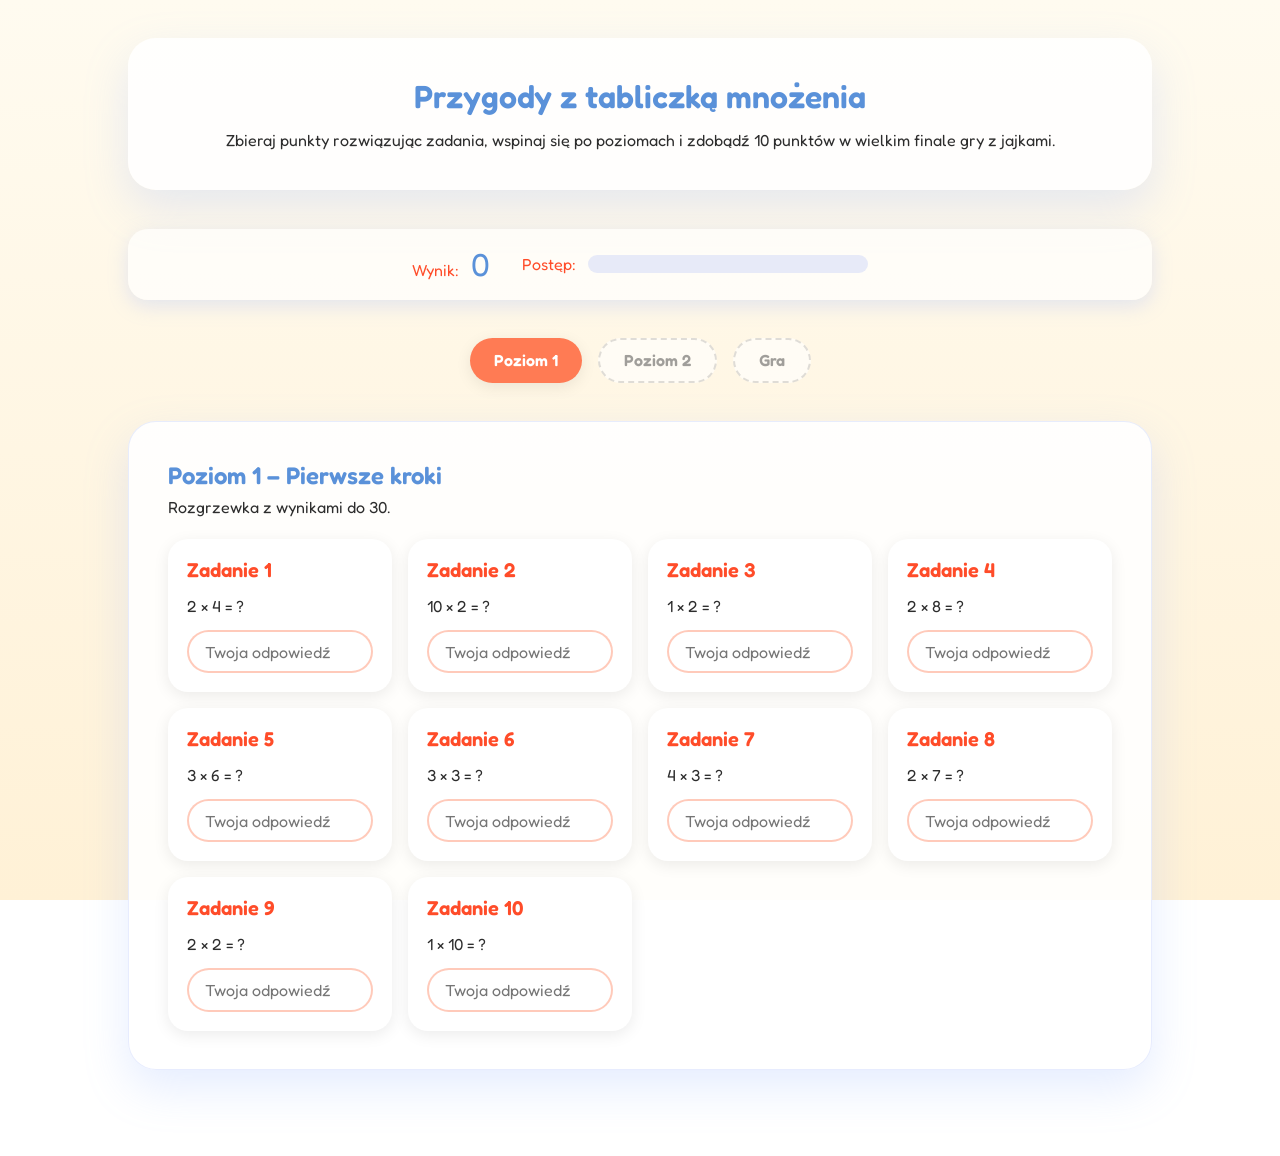
<file: index.html>
<!DOCTYPE html>
<html lang="pl">
  <head>
    <meta charset="utf-8" />
    <meta name="viewport" content="width=device-width, initial-scale=1.0" />
    <title>Kaźmierz Kalkulus - Przygody z Tabliczką Mnożenia</title>
    <link rel="preconnect" href="https://fonts.googleapis.com" />
    <link rel="preconnect" href="https://fonts.gstatic.com" crossorigin />
    <link
      href="https://fonts.googleapis.com/css2?family=Fredoka:wght@400;500;600&display=swap"
      rel="stylesheet"
    />
    <link rel="stylesheet" href="styles.css" />
  </head>
  <body>
    <main>
      <header class="intro" aria-label="Opis przygody">
        <h1>Przygody z tabliczką mnożenia</h1>
        <p>
          Zbieraj punkty rozwiązując zadania, wspinaj się po poziomach i zdobądź 10
          punktów w wielkim finale gry z jajkami.
        </p>
      </header>

      <section class="scoreboard" aria-label="Pasek postępów">
        <div class="score">
          <span class="label">Wynik:</span>
          <span id="scoreValue" class="value">0</span>
        </div>
        <div class="progress">
          <span class="label">Postęp:</span>
          <div class="progress-bar" role="progressbar" aria-valuemin="0" aria-valuemax="100" aria-valuenow="0">
            <div id="progressFill"></div>
          </div>
        </div>
      </section>

      <nav class="level-tabs" aria-label="Wybór poziomu">
        <button class="tab active" data-target="level1">Poziom 1</button>
        <button class="tab" data-target="level2" disabled>Poziom 2</button>
        <button class="tab" data-target="gameLevel" disabled>Gra</button>
      </nav>

      <section class="level-panels" aria-live="polite">
        <article class="level-panel active" id="level1" data-level="level1">
          <h2>Poziom 1 – Pierwsze kroki</h2>
          <p>Rozgrzewka z wynikami do 30.</p>
          <div class="task-grid" id="level1Tasks"></div>
          <div class="completion-area" aria-live="polite"></div>
        </article>

        <article class="level-panel" id="level2" data-level="level2">
          <h2>Poziom 2 – Wspinaczka</h2>
          <p>Ćwiczymy działania z wynikami do 70.</p>
          <div class="task-grid" id="level2Tasks"></div>
          <div class="completion-area" aria-live="polite"></div>
        </article>

        <article class="level-panel" id="gameLevel" data-level="game">
          <div class="game-wrapper">
            <div class="game-area" id="gameArea">
              <span
                class="game-action"
                id="gameAction"
                role="status"
                aria-live="polite"
                >Gotowy?</span
              >
              <span class="game-score" aria-label="Aktualny wynik">
                Punkty: <span id="gameScore">0</span> / 10
              </span>
              <div class="catcher" id="catcher" aria-hidden="true"></div>
            </div>
            <div class="game-controls">Sterowanie: ← i →</div>
            <div class="game-summary" id="gameSummary" aria-live="polite"></div>
          </div>
        </article>
      </section>
    </main>

    <script src="app.js" defer></script>
  </body>
</html>
</file>
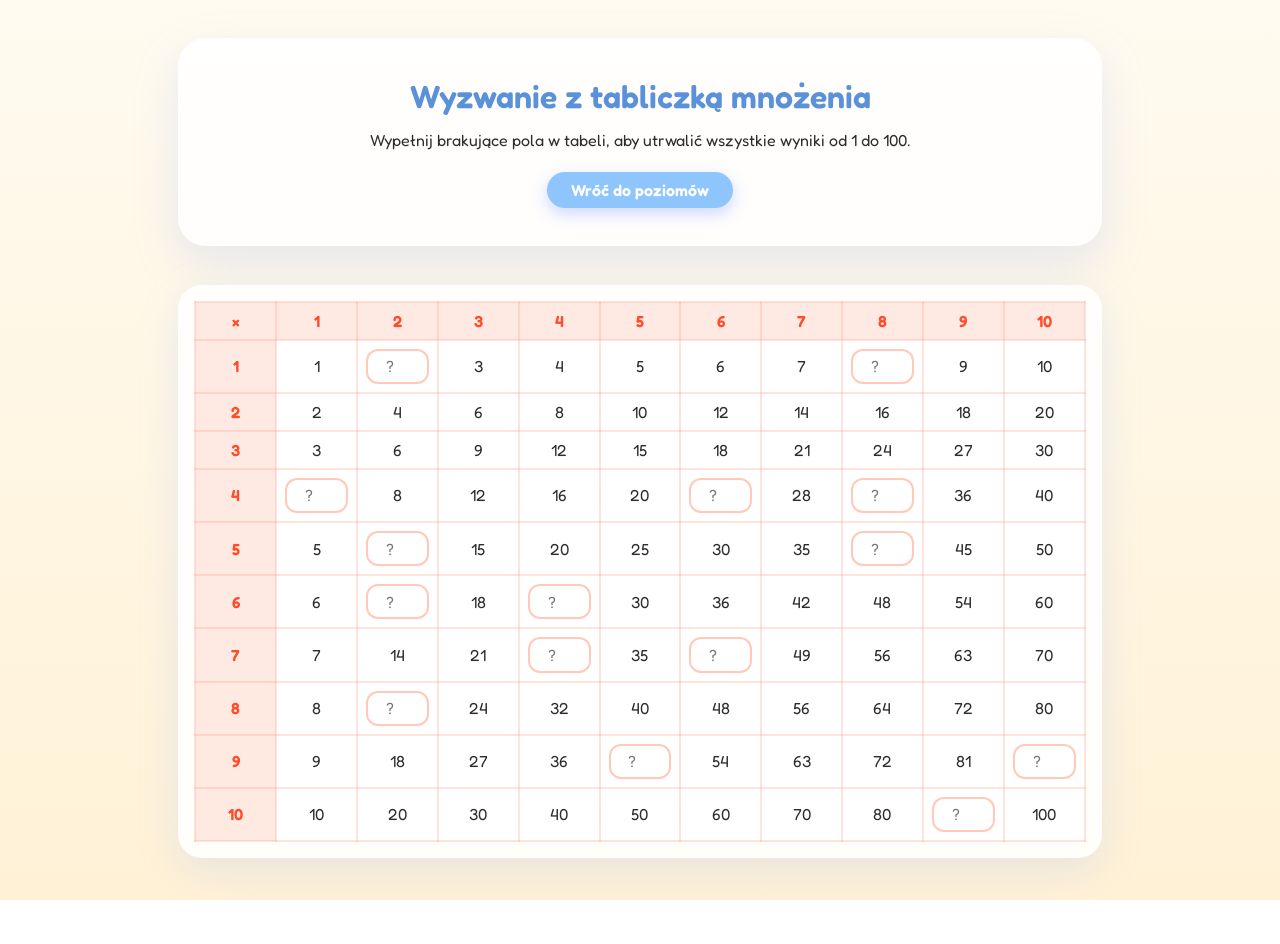
<file: tabliczka.html>
<!DOCTYPE html>
<html lang="pl">
  <head>
    <meta charset="utf-8" />
    <meta name="viewport" content="width=device-width, initial-scale=1.0" />
    <title>Wyzwanie z tabliczką mnożenia</title>
    <link rel="preconnect" href="https://fonts.googleapis.com" />
    <link rel="preconnect" href="https://fonts.gstatic.com" crossorigin />
    <link
      href="https://fonts.googleapis.com/css2?family=Fredoka:wght@400;500;600&display=swap"
      rel="stylesheet"
    />
    <link rel="stylesheet" href="styles.css" />
  </head>
  <body class="table-page">
    <main class="table-main">
      <header class="table-header">
        <h1>Wyzwanie z tabliczką mnożenia</h1>
        <p>Wypełnij brakujące pola w tabeli, aby utrwalić wszystkie wyniki od 1 do 100.</p>
        <a class="button-link" href="index.html">Wróć do poziomów</a>
      </header>

      <section class="table-section" aria-live="polite">
        <div class="table-wrapper">
          <table class="multiplication-table" id="multiplicationTable"></table>
        </div>
        <div class="table-completion" id="tableMessage" aria-live="polite"></div>
      </section>
    </main>

    <script src="table.js" defer></script>
  </body>
</html>
</file>
<file: styles.css>
:root {
  --background: linear-gradient(180deg, #fffbf0 0%, #fff1d6 100%);
  --primary: #ff7b54;
  --primary-dark: #ff4c29;
  --accent: #8ec5fc;
  --accent-dark: #5a91d9;
  --text: #2d2d2d;
  --card-bg: rgba(255, 255, 255, 0.9);
  --success: #58c49b;
  --error: #ff4d6d;
  font-size: 16px;
}

* {
  box-sizing: border-box;
}

body {
  margin: 0;
  font-family: "Fredoka", "Segoe UI", sans-serif;
  color: var(--text);
  background: var(--background);
  min-height: 100vh;
  display: flex;
  flex-direction: column;
  background-attachment: fixed;
}

main {
  flex: 1;
  padding: clamp(1.5rem, 3vw, 3rem);
  display: flex;
  flex-direction: column;
  gap: clamp(1.25rem, 3vw, 2.5rem);
  width: min(1100px, 92vw);
  margin: 0 auto clamp(2rem, 4vw, 3rem);
  align-items: stretch;
}

h1,
h2,
h3 {
  font-weight: 600;
  margin: 0;
  color: var(--accent-dark);
}

p {
  margin: 0;
  line-height: 1.5;
}

.intro {
  background: var(--card-bg);
  border-radius: 28px;
  padding: clamp(1.75rem, 3vw, 2.75rem);
  box-shadow: 0 18px 45px rgba(138, 173, 255, 0.22);
  text-align: center;
  display: flex;
  flex-direction: column;
  gap: 0.75rem;
}

button {
  font-family: inherit;
  font-weight: 600;
  border: none;
  border-radius: 999px;
  cursor: pointer;
  transition: transform 0.2s ease, box-shadow 0.2s ease;
}

.button-link {
  display: inline-flex;
  align-items: center;
  justify-content: center;
  gap: 0.5rem;
  background: var(--accent);
  color: white;
  padding: 0.5rem 1.5rem;
  border-radius: 999px;
  font-weight: 600;
  text-decoration: none;
  box-shadow: 0 6px 16px rgba(94, 129, 244, 0.3);
  transition: transform 0.2s ease, box-shadow 0.2s ease;
}

.button-link:hover,
.button-link:focus-visible {
  transform: translateY(-2px);
  box-shadow: 0 10px 24px rgba(94, 129, 244, 0.5);
}

.scoreboard {
  display: flex;
  flex-wrap: wrap;
  gap: 1rem 2rem;
  align-items: center;
  justify-content: center;
  background: rgba(255, 255, 255, 0.7);
  border-radius: 20px;
  padding: 1rem 1.5rem;
  box-shadow: 0 6px 20px rgba(138, 173, 255, 0.25);
  width: 100%;
  margin: 0 auto;
}

.score .label,
.progress .label {
  font-size: 1rem;
  color: var(--primary-dark);
}

.score .value {
  font-size: 2rem;
  color: var(--accent-dark);
  margin-left: 0.5rem;
}

.progress {
  display: flex;
  align-items: center;
  gap: 0.75rem;
}

.progress-bar {
  position: relative;
  width: min(280px, 45vw);
  height: 18px;
  background: rgba(94, 129, 244, 0.15);
  border-radius: 999px;
  overflow: hidden;
}

.progress-bar div {
  position: absolute;
  inset: 0;
  width: 0%;
  background: linear-gradient(90deg, var(--accent), var(--accent-dark));
  transition: width 0.4s ease;
}

.level-tabs {
  display: flex;
  justify-content: center;
  gap: 1rem;
  flex-wrap: wrap;
  margin: 0 auto;
}

.level-tabs .tab {
  background: white;
  color: var(--primary-dark);
  padding: 0.65rem 1.5rem;
  border-radius: 999px;
  font-size: 1rem;
  box-shadow: 0 4px 16px rgba(0, 0, 0, 0.08);
}

.level-tabs .tab.active {
  background: var(--primary);
  color: white;
}

.level-tabs .tab[disabled] {
  background: rgba(255, 255, 255, 0.6);
  color: rgba(45, 45, 45, 0.45);
  cursor: not-allowed;
  box-shadow: none;
  border: 2px dashed rgba(45, 45, 45, 0.15);
}

.level-panels {
  display: flex;
  flex-direction: column;
  gap: clamp(1.5rem, 3vw, 2.75rem);
}

.level-panel {
  display: none;
  background: var(--card-bg);
  border-radius: 28px;
  padding: clamp(1.75rem, 3vw, 2.75rem);
  box-shadow: 0 18px 45px rgba(138, 173, 255, 0.22);
  border: 1px solid rgba(94, 129, 244, 0.15);
}

.level-panel.active {
  display: block;
}

.level-panel h2 {
  margin-bottom: 0.35rem;
}

.task-grid {
  display: grid;
  grid-template-columns: repeat(auto-fit, minmax(220px, 1fr));
  gap: 1rem;
  margin-top: 1.25rem;
}

.task-card {
  background: white;
  border-radius: 20px;
  padding: 1rem;
  display: flex;
  flex-direction: column;
  gap: 0.75rem;
  border: 3px solid transparent;
  box-shadow: 0 4px 16px rgba(0, 0, 0, 0.08);
}

.task-card.correct {
  border-color: var(--success);
}

.task-card.incorrect {
  border-color: var(--error);
}

.task-card h3 {
  margin: 0;
  font-size: 1.25rem;
  color: var(--primary-dark);
}

.task-card input {
  border-radius: 999px;
  border: 2px solid rgba(255, 123, 84, 0.4);
  padding: 0.6rem 1rem;
  font-size: 1rem;
  font-family: inherit;
}

.task-card input:disabled {
  background: rgba(142, 197, 252, 0.15);
  cursor: not-allowed;
}

.completion-area {
  margin-top: 1.5rem;
  padding: 1rem 1.25rem;
  background: rgba(88, 196, 155, 0.15);
  border-left: 4px solid var(--success);
  border-radius: 16px;
  color: var(--primary-dark);
  font-size: 1.05rem;
  display: none;
  gap: 0.75rem;
  flex-direction: column;
}

.completion-area.active {
  display: flex;
}

.completion-area button {
  align-self: flex-start;
  background: var(--accent);
  color: white;
  padding: 0.5rem 1.25rem;
  box-shadow: 0 6px 16px rgba(94, 129, 244, 0.3);
}

.completion-area button:hover,
.completion-area button:focus-visible {
  transform: translateY(-2px);
  box-shadow: 0 10px 24px rgba(94, 129, 244, 0.5);
}

.table-page main {
  width: min(1000px, 94vw);
  margin: 0 auto clamp(2rem, 4vw, 3rem);
}

.table-header {
  display: flex;
  flex-direction: column;
  gap: 0.75rem;
  align-items: center;
  text-align: center;
  background: var(--card-bg);
  padding: clamp(1.5rem, 3vw, 2.5rem);
  border-radius: 28px;
  box-shadow: 0 18px 45px rgba(138, 173, 255, 0.22);
}

.table-header .button-link {
  margin-top: 0.5rem;
}

.table-section {
  display: flex;
  flex-direction: column;
  gap: 1.5rem;
}

.table-wrapper {
  background: var(--card-bg);
  border-radius: 24px;
  padding: 1rem;
  box-shadow: 0 12px 40px rgba(138, 173, 255, 0.2);
  overflow-x: auto;
}

.multiplication-table {
  width: 100%;
  border-collapse: collapse;
  min-width: 520px;
  table-layout: fixed;
  font-variant-numeric: tabular-nums;
}

.multiplication-table th,
.multiplication-table td {
  border: 2px solid rgba(255, 123, 84, 0.2);
  text-align: center;
  padding: 0.5rem;
  font-size: 1rem;
  background: white;
  width: clamp(3rem, 8vw, 4.5rem);
}

.multiplication-table th {
  background: rgba(255, 123, 84, 0.15);
  color: var(--primary-dark);
  font-weight: 600;
}

.multiplication-table input {
  width: 100%;
  border-radius: 12px;
  border: 2px solid rgba(255, 123, 84, 0.4);
  padding: 0.35rem 0.25rem;
  font-size: 1rem;
  font-family: inherit;
  text-align: center;
}

.multiplication-table input.correct {
  border-color: var(--success);
  background: rgba(88, 196, 155, 0.15);
}

.multiplication-table input.incorrect {
  border-color: var(--error);
}

.multiplication-table input:disabled {
  background: rgba(142, 197, 252, 0.15);
  cursor: not-allowed;
}

.table-completion {
  display: none;
  padding: 1rem 1.25rem;
  background: rgba(88, 196, 155, 0.15);
  border-left: 4px solid var(--success);
  border-radius: 16px;
  font-size: 1.05rem;
  color: var(--primary-dark);
  gap: 0.75rem;
  flex-direction: column;
}

.table-completion.active {
  display: flex;
}

.table-completion-actions {
  display: flex;
  flex-wrap: wrap;
  gap: 0.75rem;
}

.table-completion-action {
  display: inline-flex;
  align-items: center;
  justify-content: center;
  background: var(--accent);
  color: white;
  padding: 0.5rem 1.25rem;
  border-radius: 999px;
  font-weight: 600;
  border: none;
  cursor: pointer;
  text-decoration: none;
  box-shadow: 0 6px 16px rgba(94, 129, 244, 0.3);
  transition: transform 0.2s ease, box-shadow 0.2s ease;
}

.table-completion-action:hover,
.table-completion-action:focus-visible {
  transform: translateY(-2px);
  box-shadow: 0 10px 24px rgba(94, 129, 244, 0.5);
}

.game-wrapper {
  display: flex;
  flex-direction: column;
  gap: 1.25rem;
}

.game-area {
  position: relative;
  height: min(520px, 65vh);
  min-height: 320px;
  border-radius: 28px;
  overflow: hidden;
  background: linear-gradient(180deg, rgba(142, 197, 252, 0.25), rgba(142, 197, 252, 0.55));
  border: 3px solid rgba(94, 129, 244, 0.35);
  box-shadow: inset 0 12px 40px rgba(94, 129, 244, 0.25);
  padding-top: 96px;
}

.game-area::after {
  content: "";
  position: absolute;
  left: 0;
  right: 0;
  bottom: 0;
  height: 70px;
  background: linear-gradient(0deg, rgba(255, 171, 102, 0.7), transparent 85%);
  pointer-events: none;
}

.game-action {
  position: absolute;
  top: 24px;
  left: 50%;
  transform: translateX(-50%);
  display: inline-flex;
  align-items: center;
  justify-content: center;
  min-width: 180px;
  padding: 0.6rem 1.6rem;
  background: rgba(255, 255, 255, 0.9);
  border-radius: 999px;
  font-size: 1.35rem;
  font-weight: 600;
  color: var(--primary-dark);
  box-shadow: 0 8px 24px rgba(94, 129, 244, 0.35);
  pointer-events: none;
}

.game-score {
  position: absolute;
  top: 28px;
  right: 28px;
  display: inline-flex;
  align-items: center;
  justify-content: center;
  padding: 0.45rem 1.1rem;
  background: rgba(94, 129, 244, 0.95);
  color: white;
  font-weight: 600;
  border-radius: 14px;
  box-shadow: 0 8px 20px rgba(94, 129, 244, 0.4);
  pointer-events: none;
}

.egg {
  position: absolute;
  width: 68px;
  height: 88px;
  border-radius: 50% 50% 45% 45%;
  background: radial-gradient(circle at 30% 25%, rgba(255, 255, 255, 0.9), rgba(255, 214, 153, 0.9));
  box-shadow: 0 12px 30px rgba(0, 0, 0, 0.15);
  display: flex;
  align-items: center;
  justify-content: center;
  font-weight: 600;
  font-size: 1.15rem;
  color: var(--primary-dark);
  transform: translate(-50%, -50%);
}

.egg[data-type="correct"] {
  border: 3px solid rgba(88, 196, 155, 0.65);
}

.egg[data-type="incorrect"] {
  border: 3px solid rgba(255, 123, 84, 0.45);
}

.catcher {
  position: absolute;
  bottom: 12px;
  left: 0;
  width: 110px;
  height: 90px;
  transform: translateX(0);
  background: linear-gradient(180deg, rgba(255, 123, 84, 0.9), rgba(255, 76, 41, 0.95));
  border-radius: 50% 50% 15% 15%;
  box-shadow: 0 10px 25px rgba(255, 76, 41, 0.35);
}

.catcher::before {
  content: "";
  position: absolute;
  top: -28px;
  left: 50%;
  width: 64px;
  height: 64px;
  transform: translateX(-50%);
  background: radial-gradient(circle at 50% 35%, #ffe6d6, #ffae90);
  border-radius: 50%;
  box-shadow: inset 0 -6px 12px rgba(0, 0, 0, 0.15);
}

.catcher::after {
  content: "";
  position: absolute;
  top: -12px;
  left: 50%;
  width: 76px;
  height: 28px;
  transform: translateX(-50%);
  border-radius: 50% / 70%;
  background: rgba(0, 0, 0, 0.12);
}

.game-controls {
  text-align: center;
  font-weight: 500;
  color: rgba(45, 45, 45, 0.75);
}

.game-summary {
  display: none;
  background: rgba(88, 196, 155, 0.15);
  border-left: 4px solid var(--success);
  border-radius: 16px;
  padding: 0.75rem 1rem;
  font-weight: 500;
  color: var(--primary-dark);
  flex-direction: column;
  gap: 0.75rem;
}

.game-summary.active {
  display: flex;
}

.game-summary button {
  background: var(--accent);
  color: white;
  padding: 0.5rem 1.25rem;
  border-radius: 999px;
  font-weight: 600;
  border: none;
  cursor: pointer;
  box-shadow: 0 6px 16px rgba(94, 129, 244, 0.3);
}

.game-summary button:hover,
.game-summary button:focus-visible {
  transform: translateY(-2px);
  box-shadow: 0 10px 24px rgba(94, 129, 244, 0.5);
}

.game-summary .button-link {
  align-self: flex-start;
}

@media (max-width: 640px) {
  .scoreboard {
    flex-direction: column;
  }

  .progress {
    width: 100%;
    justify-content: center;
  }
}
</file>
